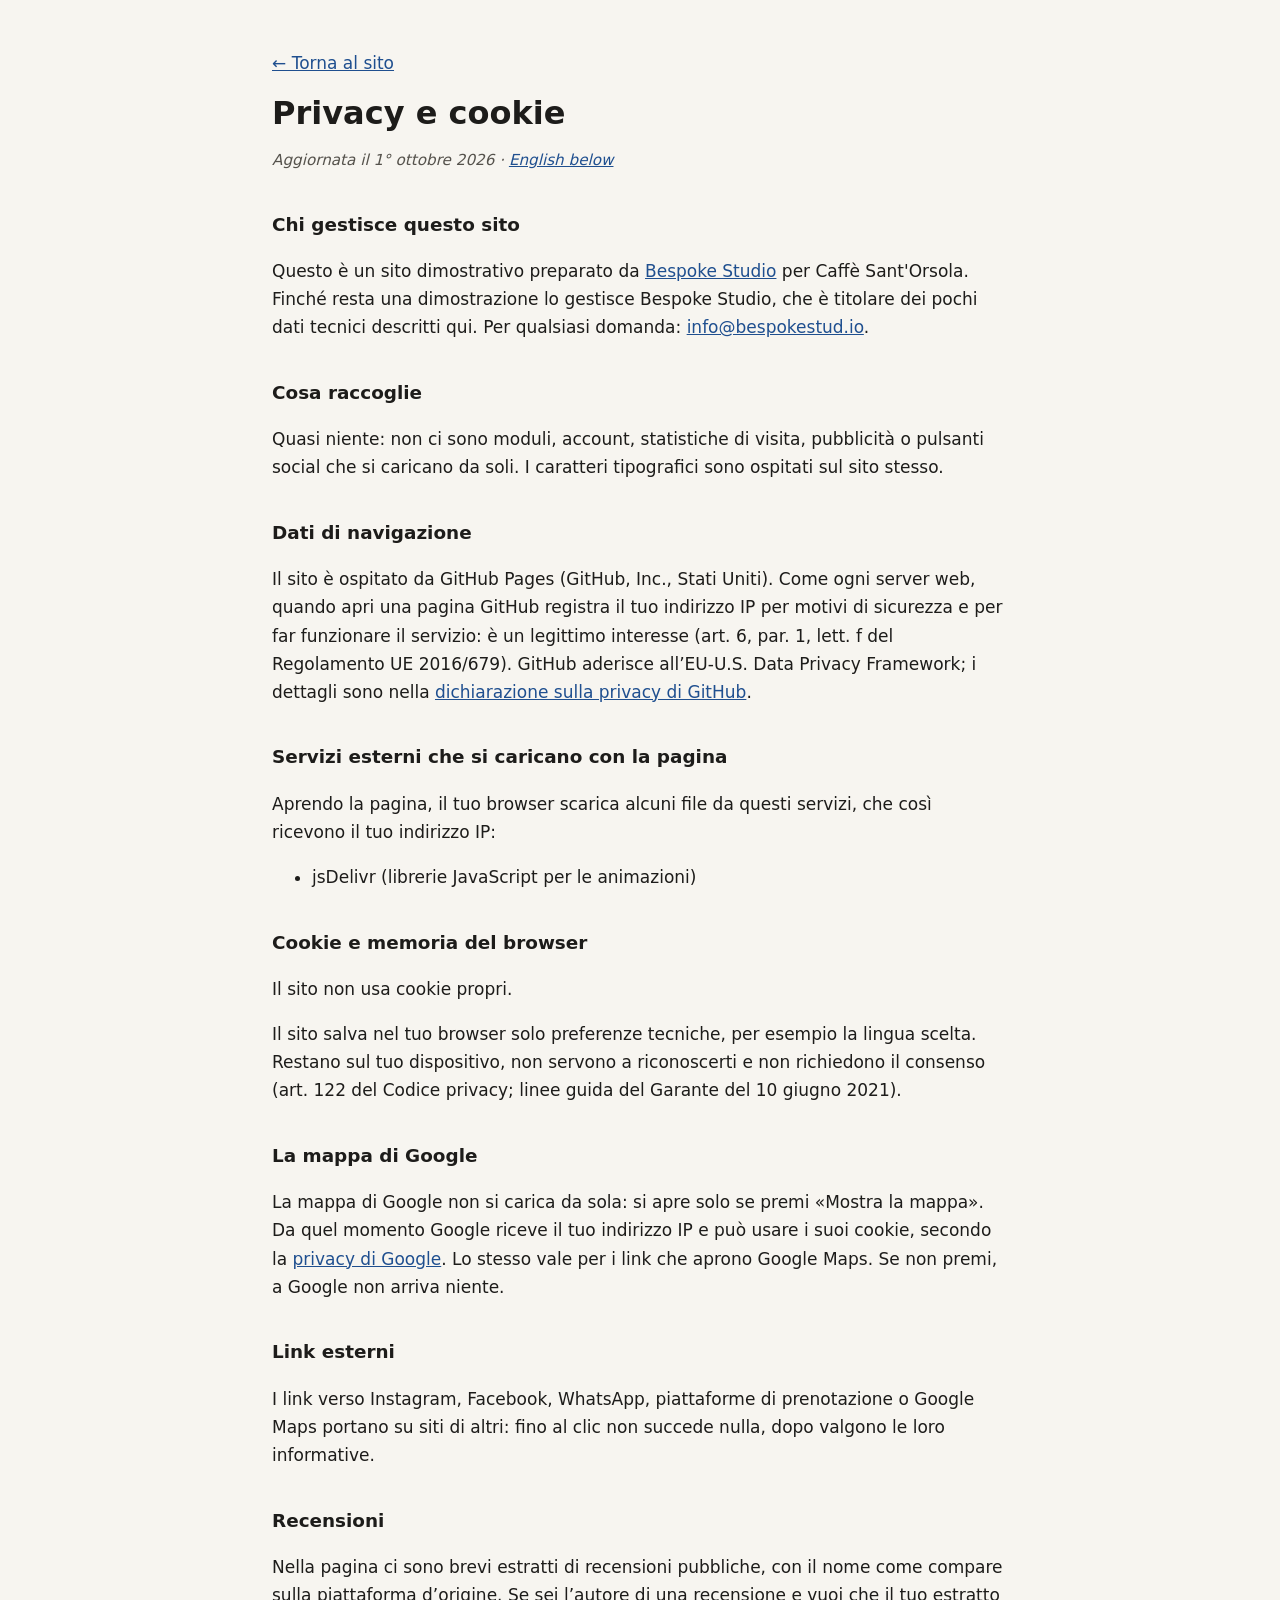
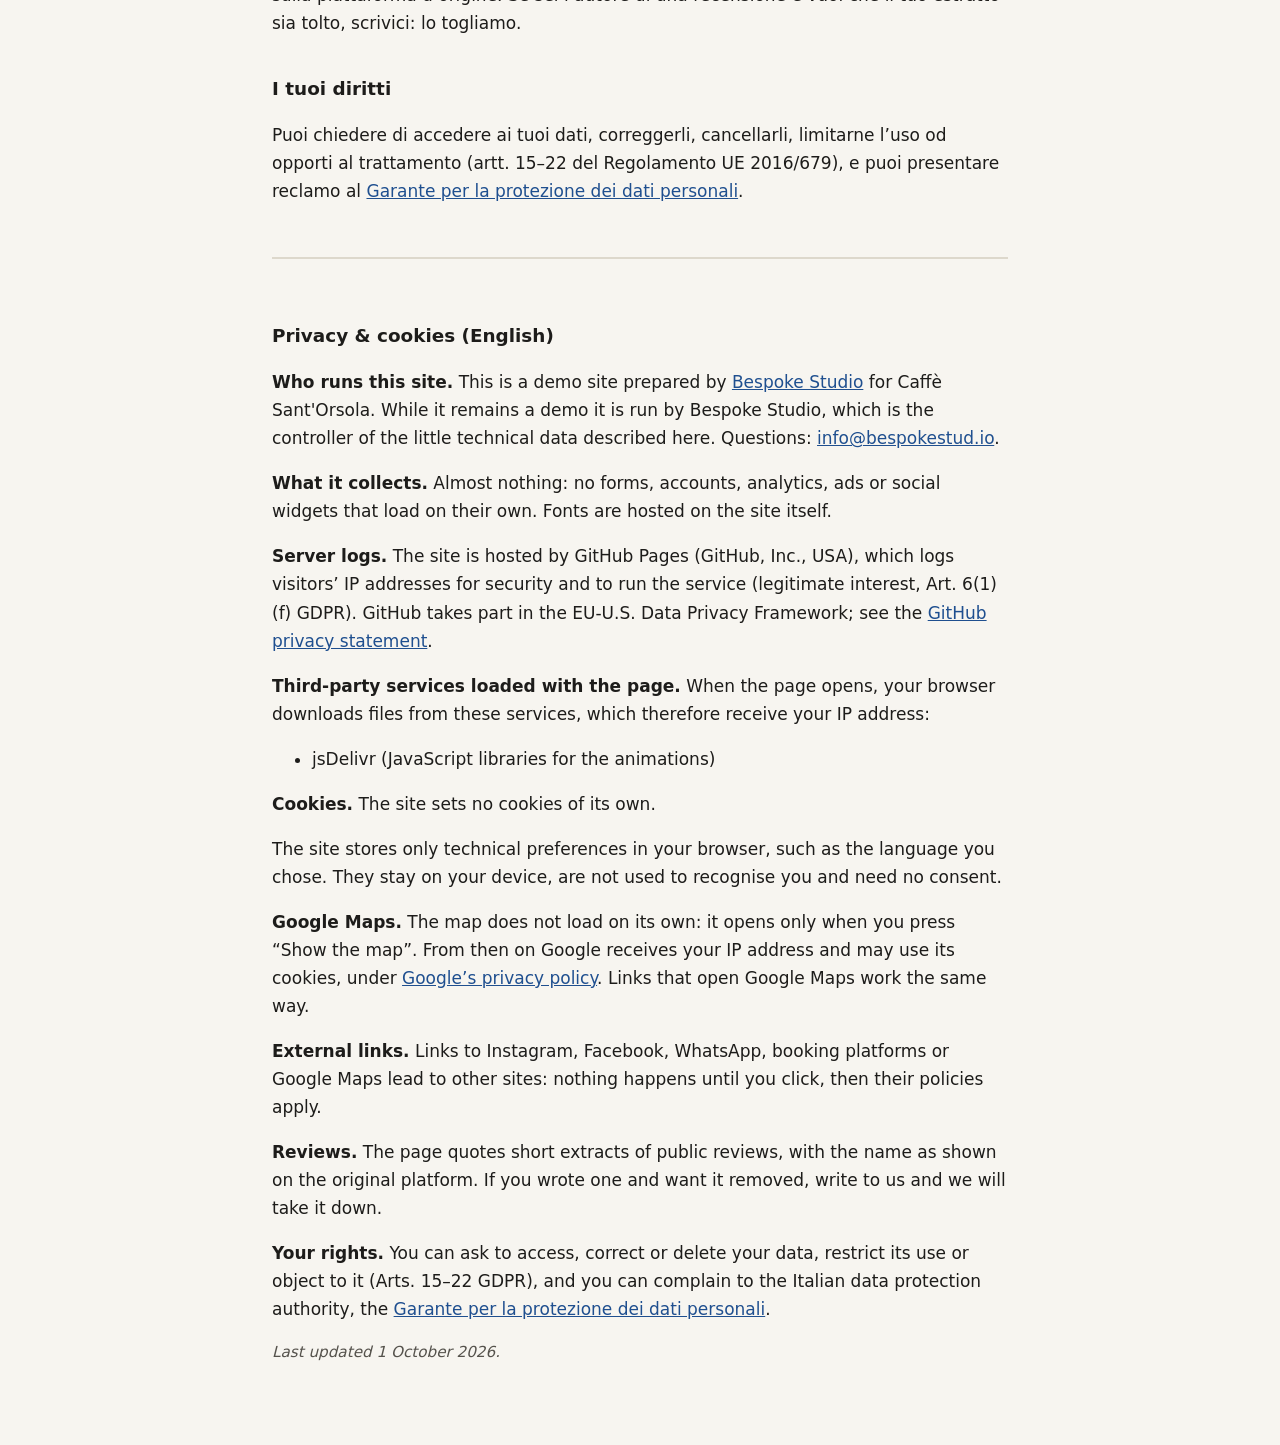
<file: privacy.html>
<!DOCTYPE html>
<html lang="it">
<head>
  <meta charset="UTF-8">
  <meta name="viewport" content="width=device-width, initial-scale=1.0">
  <meta name="robots" content="noindex">
  <title>Privacy e cookie · Caffè Sant'Orsola</title>
  <meta name="description" content="Informativa privacy e cookie del sito Caffè Sant'Orsola.">
  <style>
    body { margin: 0; background: #f7f5f0; color: #1d1c1a; font: 17px/1.65 system-ui, -apple-system, "Segoe UI", Roboto, sans-serif; }
    main { max-width: 46rem; margin: 0 auto; padding: 32px 20px 64px; }
    h1 { font-size: 2rem; line-height: 1.2; margin: 0.4em 0 0.2em; }
    h2 { font-size: 1.15rem; margin: 2em 0 0.4em; }
    a { color: #1f4f8f; }
    .data { color: #55524c; font-style: italic; font-size: 0.95rem; }
    .en { margin-top: 3em; padding-top: 1.5em; border-top: 2px solid #ddd8cc; }
    code { font-size: 0.9em; background: #ebe7dc; padding: 0 4px; border-radius: 3px; }
  </style>
</head>
<body>
<main>
  <p><a href="index.html">← Torna al sito</a></p>
  <h1>Privacy e cookie</h1>
  <p class="data">Aggiornata il 1° ottobre 2026 · <a href="#english" lang="en">English below</a></p>
  <h2>Chi gestisce questo sito</h2>
  <p>Questo è un sito dimostrativo preparato da <a href="https://bespokestud.io" rel="noopener">Bespoke Studio</a> per Caffè Sant'Orsola. Finché resta una dimostrazione lo gestisce Bespoke Studio, che è titolare dei pochi dati tecnici descritti qui. Per qualsiasi domanda: <a href="mailto:info@bespokestud.io">info@bespokestud.io</a>.</p>
  <h2>Cosa raccoglie</h2>
  <p>Quasi niente: non ci sono moduli, account, statistiche di visita, pubblicità o pulsanti social che si caricano da soli. I caratteri tipografici sono ospitati sul sito stesso.</p>
  <h2>Dati di navigazione</h2>
  <p>Il sito è ospitato da GitHub Pages (GitHub, Inc., Stati Uniti). Come ogni server web, quando apri una pagina GitHub registra il tuo indirizzo IP per motivi di sicurezza e per far funzionare il servizio: è un legittimo interesse (art. 6, par. 1, lett. f del Regolamento UE 2016/679). GitHub aderisce all’EU-U.S. Data Privacy Framework; i dettagli sono nella <a href="https://docs.github.com/site-policy/privacy-policies/github-general-privacy-statement" rel="noopener">dichiarazione sulla privacy di GitHub</a>.</p>
  <h2>Servizi esterni che si caricano con la pagina</h2>
  <p>Aprendo la pagina, il tuo browser scarica alcuni file da questi servizi, che così ricevono il tuo indirizzo IP:</p>
  <ul><li>jsDelivr (librerie JavaScript per le animazioni)</li></ul>
  <h2>Cookie e memoria del browser</h2>
  <p>Il sito non usa cookie propri.</p>
  <p>Il sito salva nel tuo browser solo preferenze tecniche, per esempio la lingua scelta. Restano sul tuo dispositivo, non servono a riconoscerti e non richiedono il consenso (art. 122 del Codice privacy; linee guida del Garante del 10 giugno 2021).</p>
  <h2>La mappa di Google</h2>
  <p>La mappa di Google non si carica da sola: si apre solo se premi «Mostra la mappa». Da quel momento Google riceve il tuo indirizzo IP e può usare i suoi cookie, secondo la <a href="https://policies.google.com/privacy?hl=it" rel="noopener">privacy di Google</a>. Lo stesso vale per i link che aprono Google Maps. Se non premi, a Google non arriva niente.</p>
  <h2>Link esterni</h2>
  <p>I link verso Instagram, Facebook, WhatsApp, piattaforme di prenotazione o Google Maps portano su siti di altri: fino al clic non succede nulla, dopo valgono le loro informative.</p>
  <h2>Recensioni</h2>
  <p>Nella pagina ci sono brevi estratti di recensioni pubbliche, con il nome come compare sulla piattaforma d’origine. Se sei l’autore di una recensione e vuoi che il tuo estratto sia tolto, scrivici: lo togliamo.</p>
  <h2>I tuoi diritti</h2>
  <p>Puoi chiedere di accedere ai tuoi dati, correggerli, cancellarli, limitarne l’uso od opporti al trattamento (artt. 15–22 del Regolamento UE 2016/679), e puoi presentare reclamo al <a href="https://www.garanteprivacy.it" rel="noopener">Garante per la protezione dei dati personali</a>.</p>
  <div class="en" id="english" lang="en">
    <h2>Privacy &amp; cookies (English)</h2>
    <p><strong>Who runs this site.</strong> This is a demo site prepared by <a href="https://bespokestud.io" rel="noopener">Bespoke Studio</a> for Caffè Sant'Orsola. While it remains a demo it is run by Bespoke Studio, which is the controller of the little technical data described here. Questions: <a href="mailto:info@bespokestud.io">info@bespokestud.io</a>.</p>
    <p><strong>What it collects.</strong> Almost nothing: no forms, accounts, analytics, ads or social widgets that load on their own. Fonts are hosted on the site itself.</p>
    <p><strong>Server logs.</strong> The site is hosted by GitHub Pages (GitHub, Inc., USA), which logs visitors’ IP addresses for security and to run the service (legitimate interest, Art. 6(1)(f) GDPR). GitHub takes part in the EU-U.S. Data Privacy Framework; see the <a href="https://docs.github.com/site-policy/privacy-policies/github-general-privacy-statement" rel="noopener">GitHub privacy statement</a>.</p>
    <p><strong>Third-party services loaded with the page.</strong> When the page opens, your browser downloads files from these services, which therefore receive your IP address:</p><ul><li>jsDelivr (JavaScript libraries for the animations)</li></ul>
    <p><strong>Cookies.</strong> The site sets no cookies of its own.</p>
    <p>The site stores only technical preferences in your browser, such as the language you chose. They stay on your device, are not used to recognise you and need no consent.</p>
    <p><strong>Google Maps.</strong> The map does not load on its own: it opens only when you press “Show the map”. From then on Google receives your IP address and may use its cookies, under <a href="https://policies.google.com/privacy?hl=en" rel="noopener">Google’s privacy policy</a>. Links that open Google Maps work the same way.</p>
    <p><strong>External links.</strong> Links to Instagram, Facebook, WhatsApp, booking platforms or Google Maps lead to other sites: nothing happens until you click, then their policies apply.</p>
    <p><strong>Reviews.</strong> The page quotes short extracts of public reviews, with the name as shown on the original platform. If you wrote one and want it removed, write to us and we will take it down.</p>
    <p><strong>Your rights.</strong> You can ask to access, correct or delete your data, restrict its use or object to it (Arts. 15–22 GDPR), and you can complain to the Italian data protection authority, the <a href="https://www.garanteprivacy.it" rel="noopener">Garante per la protezione dei dati personali</a>.</p>
    <p class="data">Last updated 1 October 2026.</p>
  </div>
</main>
</body>
</html>
</file>
